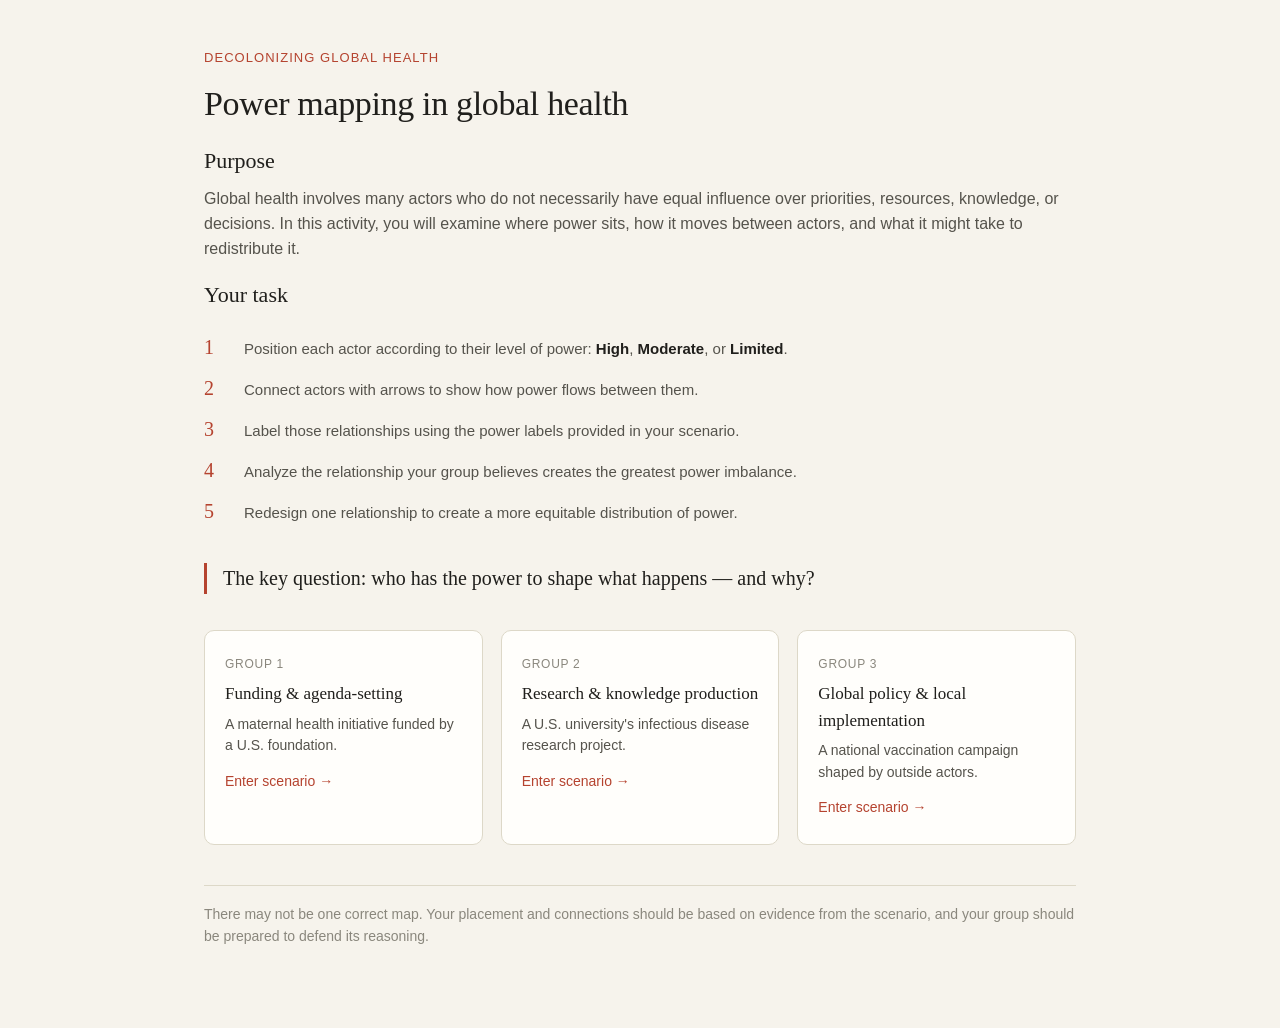
<file: index.html>
<!DOCTYPE html>
<html lang="en">
<head>
<meta charset="UTF-8">
<meta name="viewport" content="width=device-width, initial-scale=1.0">
<title>Power Mapping in Global Health</title>
<link rel="stylesheet" href="style.css">
</head>
<body>
<div class="wrap">
  <div class="eyebrow">Decolonizing Global Health</div>
  <h1>Power mapping in global health</h1>

  <h2>Purpose</h2>
  <p>Global health involves many actors who do not necessarily have equal influence over priorities, resources, knowledge, or decisions. In this activity, you will examine where power sits, how it moves between actors, and what it might take to redistribute it.</p>

  <h2>Your task</h2>
  <div class="steps">
    <div class="step"><span class="num">1</span><span class="body">Position each actor according to their level of power: <strong>High</strong>, <strong>Moderate</strong>, or <strong>Limited</strong>.</span></div>
    <div class="step"><span class="num">2</span><span class="body">Connect actors with arrows to show how power flows between them.</span></div>
    <div class="step"><span class="num">3</span><span class="body">Label those relationships using the power labels provided in your scenario.</span></div>
    <div class="step"><span class="num">4</span><span class="body">Analyze the relationship your group believes creates the greatest power imbalance.</span></div>
    <div class="step"><span class="num">5</span><span class="body">Redesign one relationship to create a more equitable distribution of power.</span></div>
  </div>

  <div class="key-question">The key question: who has the power to shape what happens — and why?</div>

  <div class="cards">
    <a class="card" href="activity.html?g=1">
      <div class="tag">Group 1</div>
      <h3>Funding &amp; agenda-setting</h3>
      <p style="margin:0;font-size:14px;">A maternal health initiative funded by a U.S. foundation.</p>
      <span class="go">Enter scenario →</span>
    </a>
    <a class="card" href="activity.html?g=2">
      <div class="tag">Group 2</div>
      <h3>Research &amp; knowledge production</h3>
      <p style="margin:0;font-size:14px;">A U.S. university's infectious disease research project.</p>
      <span class="go">Enter scenario →</span>
    </a>
    <a class="card" href="activity.html?g=3">
      <div class="tag">Group 3</div>
      <h3>Global policy &amp; local implementation</h3>
      <p style="margin:0;font-size:14px;">A national vaccination campaign shaped by outside actors.</p>
      <span class="go">Enter scenario →</span>
    </a>
  </div>

  <div class="note">There may not be one correct map. Your placement and connections should be based on evidence from the scenario, and your group should be prepared to defend its reasoning.</div>
</div>
</body>
</html>
</file>
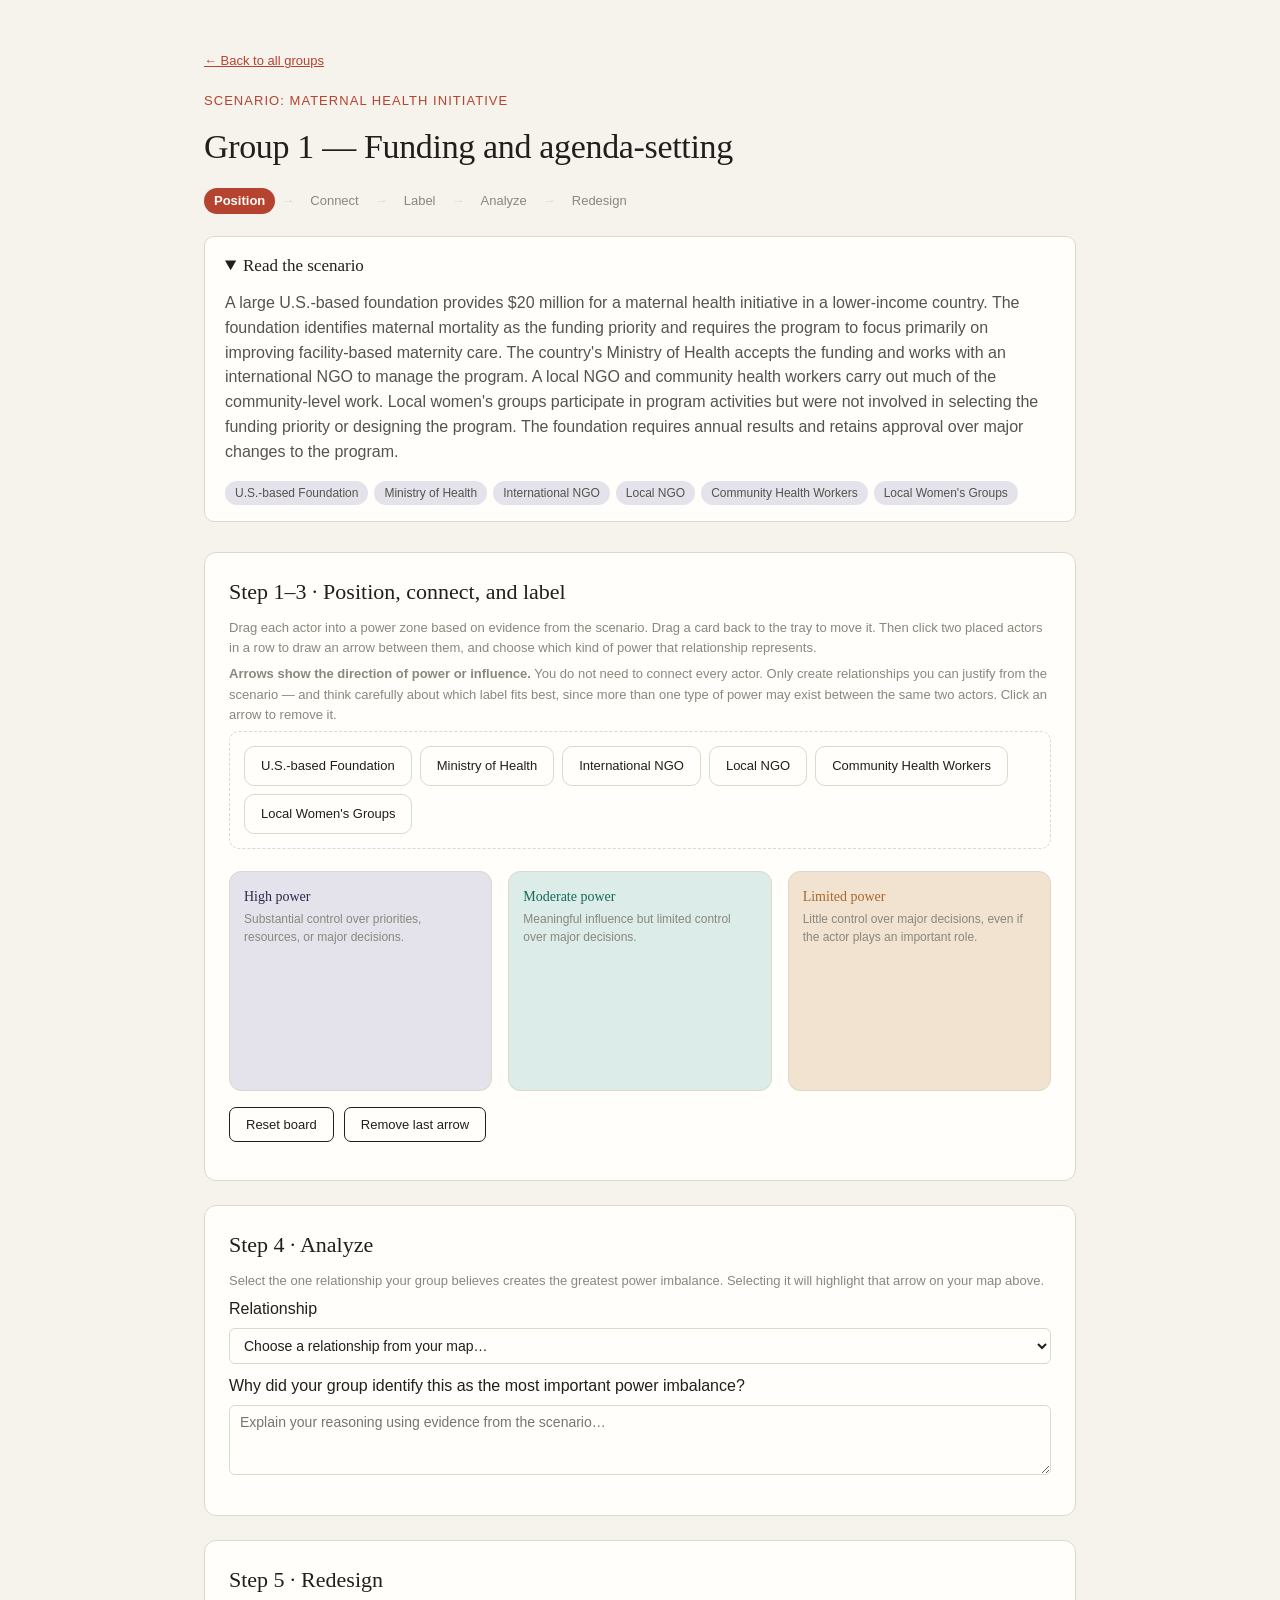
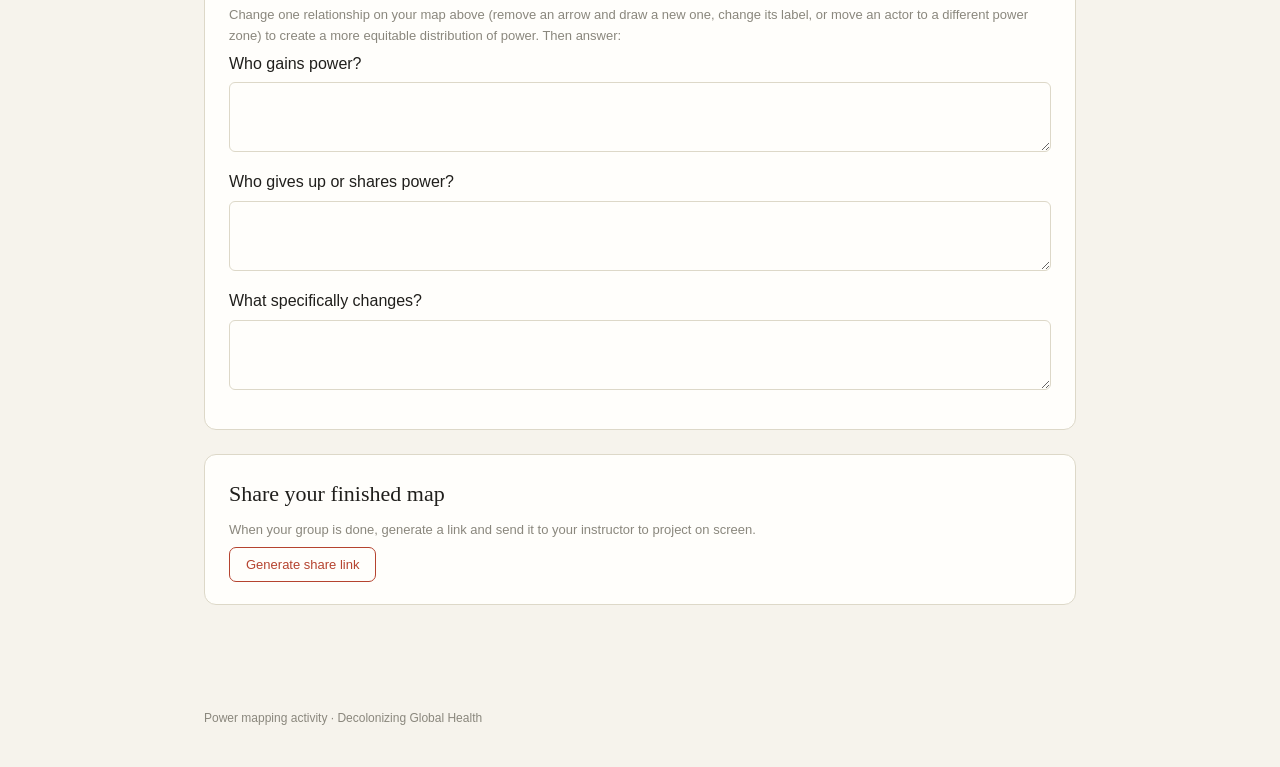
<file: activity.html>
<!DOCTYPE html>
<html lang="en">
<head>
<meta charset="UTF-8">
<meta name="viewport" content="width=device-width, initial-scale=1.0">
<title>Power Mapping Activity</title>
<link rel="stylesheet" href="style.css">
</head>
<body>
<div class="wrap">
  <a class="back-link" href="index.html">← Back to all groups</a>

  <div id="sharedBanner" class="banner" style="display:none;">You're viewing a finished power map shared by a group. Feel free to explore it — nothing here affects their saved version.</div>

  <div class="eyebrow" id="groupSubtitle"></div>
  <h1 id="groupTitle"></h1>

  <div class="breadcrumb">
    <span id="bcPosition">Position</span><span class="arrow">→</span>
    <span id="bcConnect">Connect</span><span class="arrow">→</span>
    <span id="bcLabel">Label</span><span class="arrow">→</span>
    <span id="bcAnalyze">Analyze</span><span class="arrow">→</span>
    <span id="bcRedesign">Redesign</span>
  </div>

  <details class="scenario" open>
    <summary>Read the scenario</summary>
    <p id="scenarioText"></p>
    <div class="actor-list" id="actorList"></div>
  </details>

  <section class="block">
    <h2>Step 1–3 · Position, connect, and label</h2>
    <p class="hint">Drag each actor into a power zone based on evidence from the scenario. Drag a card back to the tray to move it. Then click two placed actors in a row to draw an arrow between them, and choose which kind of power that relationship represents.</p>
    <p class="hint"><strong>Arrows show the direction of power or influence.</strong> You do not need to connect every actor. Only create relationships you can justify from the scenario — and think carefully about which label fits best, since more than one type of power may exist between the same two actors. Click an arrow to remove it.</p>

    <div id="pool" class="pool"></div>

    <div id="board">
      <svg id="arrowLayer"></svg>
      <div id="zones" class="zones"></div>
    </div>

    <div class="controls">
      <button id="resetBtn">Reset board</button>
      <button id="undoArrowBtn">Remove last arrow</button>
    </div>
  </section>

  <section class="block">
    <h2>Step 4 · Analyze</h2>
    <p class="hint">Select the one relationship your group believes creates the greatest power imbalance. Selecting it will highlight that arrow on your map above.</p>
    <label>Relationship</label>
    <select id="relationshipSelect"></select>
    <label>Why did your group identify this as the most important power imbalance?</label>
    <textarea id="imbalanceWhy" placeholder="Explain your reasoning using evidence from the scenario…"></textarea>
  </section>

  <section class="block">
    <h2>Step 5 · Redesign</h2>
    <p class="hint">Change one relationship on your map above (remove an arrow and draw a new one, change its label, or move an actor to a different power zone) to create a more equitable distribution of power. Then answer:</p>
    <label>Who gains power?</label>
    <textarea id="redesignGains"></textarea>
    <label>Who gives up or shares power?</label>
    <textarea id="redesignGives"></textarea>
    <label>What specifically changes?</label>
    <textarea id="redesignChanges"></textarea>
  </section>

  <section class="block">
    <h2>Share your finished map</h2>
    <p class="hint">When your group is done, generate a link and send it to your instructor to project on screen.</p>
    <button id="shareBtn" class="primary">Generate share link</button>
    <div id="shareBox" class="share-box">
      <textarea id="shareLink" readonly></textarea>
      <div class="share-actions">
        <button id="copyLinkBtn">Copy link</button>
        <a id="emailLinkBtn" href="#"><button type="button">Email this link</button></a>
      </div>
    </div>
  </section>
</div>
<footer class="site">Power mapping activity · Decolonizing Global Health</footer>
<script src="app.js"></script>
<script>
  if (new URLSearchParams(location.search).get("data")) {
    document.getElementById("sharedBanner").style.display = "block";
  }
</script>
</body>
</html>
</file>
<file: style.css>
:root {
  --ink: #201f1c;
  --ink-soft: #55534c;
  --ink-faint: #8a877d;
  --page: #f6f3ec;
  --card: #fffefb;
  --line: #ddd8c8;
  --high: #2c2a4a;
  --high-tint: #e4e3ec;
  --moderate: #17685c;
  --moderate-tint: #dcece8;
  --limited: #a8672f;
  --limited-tint: #f2e3d0;
  --accent: #b5432f;
  --serif: Georgia, "Iowan Old Style", "Palatino Linotype", serif;
  --sans: -apple-system, BlinkMacSystemFont, "Segoe UI", Helvetica, Arial, sans-serif;
}

* { box-sizing: border-box; }

body {
  margin: 0;
  background: var(--page);
  color: var(--ink);
  font-family: var(--sans);
  line-height: 1.55;
}

.wrap {
  max-width: 920px;
  margin: 0 auto;
  padding: 48px 24px 80px;
}

h1, h2, h3 { font-family: var(--serif); font-weight: 400; margin: 0 0 0.4em; }
h1 { font-size: 34px; letter-spacing: -0.01em; }
h2 { font-size: 22px; }
h3 { font-size: 17px; }
p { margin: 0 0 1em; color: var(--ink-soft); }

a { color: var(--accent); }

.eyebrow {
  font-size: 13px;
  color: var(--accent);
  text-transform: uppercase;
  letter-spacing: 0.08em;
  margin-bottom: 10px;
}

.key-question {
  font-family: var(--serif);
  font-size: 20px;
  color: var(--ink);
  border-left: 3px solid var(--accent);
  padding-left: 16px;
  margin: 28px 0;
}

.cards {
  display: grid;
  grid-template-columns: repeat(3, 1fr);
  gap: 18px;
  margin: 36px 0;
}
@media (max-width: 720px) { .cards { grid-template-columns: 1fr; } }

.card {
  display: block;
  background: var(--card);
  border: 1px solid var(--line);
  border-radius: 10px;
  padding: 24px 20px;
  text-decoration: none;
  color: var(--ink);
  transition: border-color 0.15s ease, transform 0.15s ease;
}
.card:hover { border-color: var(--accent); transform: translateY(-2px); }
.card .tag { font-size: 12px; color: var(--ink-faint); text-transform: uppercase; letter-spacing: 0.06em; }
.card h3 { margin: 8px 0 6px; }
.card .go { display: inline-block; margin-top: 14px; font-size: 14px; color: var(--accent); }

.note {
  font-size: 14px;
  color: var(--ink-faint);
  border-top: 1px solid var(--line);
  padding-top: 18px;
  margin-top: 40px;
}

.steps {
  display: grid;
  gap: 10px;
  margin: 20px 0 36px;
  counter-reset: step;
}
.step {
  display: flex;
  gap: 14px;
  align-items: baseline;
}
.step .num {
  font-family: var(--serif);
  font-size: 20px;
  color: var(--accent);
  min-width: 26px;
}
.step .body strong { color: var(--ink); }
.step .body { color: var(--ink-soft); font-size: 15px; }

details.scenario {
  background: var(--card);
  border: 1px solid var(--line);
  border-radius: 10px;
  padding: 16px 20px;
  margin-bottom: 30px;
}
details.scenario summary {
  cursor: pointer;
  font-family: var(--serif);
  font-size: 17px;
  color: var(--ink);
}
details.scenario p { margin-top: 12px; }
.actor-list { display: flex; flex-wrap: wrap; gap: 6px; margin-top: 10px; }
.actor-list span {
  font-size: 12px;
  background: var(--high-tint);
  border-radius: 999px;
  padding: 3px 10px;
  color: var(--ink-soft);
}

.pool {
  display: flex;
  flex-wrap: wrap;
  gap: 8px;
  padding: 14px;
  background: var(--card);
  border: 1px dashed var(--line);
  border-radius: 10px;
  min-height: 50px;
  margin-bottom: 22px;
}

.chip { padding: 9px 16px; border-radius: 10px; border: 1px solid var(--line); background: var(--card); font-size: 13px; cursor: grab; user-select: none; }
.chip.selected { outline: 2px solid var(--accent); outline-offset: 1px; }

.breadcrumb {
  display: flex;
  align-items: center;
  gap: 6px;
  flex-wrap: wrap;
  font-size: 13px;
  color: var(--ink-faint);
  margin: 6px 0 22px;
}
.breadcrumb .arrow { color: var(--line); }
.breadcrumb span:not(.arrow) { padding: 3px 10px; border-radius: 999px; }
.breadcrumb span.current { background: var(--accent); color: var(--card); font-weight: 600; }
.breadcrumb span.done { color: var(--moderate); text-decoration: line-through; text-decoration-color: var(--line); }

#board { position: relative; margin-bottom: 8px; }
#arrowLayer { position: absolute; top: 0; left: 0; width: 100%; height: 100%; pointer-events: none; overflow: visible; z-index: 5; }

.zones {
  display: grid;
  grid-template-columns: 1fr 1fr 1fr;
  gap: 16px;
  position: relative;
  z-index: 1;
}
@media (max-width: 720px) { .zones { grid-template-columns: 1fr; } }

.zone {
  border-radius: 12px;
  padding: 14px;
  min-height: 220px;
  border: 1px solid var(--line);
}
.zone.high { background: var(--high-tint); }
.zone.moderate { background: var(--moderate-tint); }
.zone.limited { background: var(--limited-tint); }
.zone h3 { font-size: 14px; margin-bottom: 2px; }
.zone .desc { font-size: 12px; color: var(--ink-faint); margin-bottom: 10px; }
.zone.high h3 { color: var(--high); }
.zone.moderate h3 { color: var(--moderate); }
.zone.limited h3 { color: var(--limited); }
.drop { min-height: 100px; display: flex; flex-wrap: wrap; gap: 20px 8px; align-content: flex-start; }
.drop .chip { cursor: pointer; }
.drop.dragover { outline: 2px dashed var(--accent); outline-offset: 2px; }

.controls { display: flex; flex-wrap: wrap; gap: 10px; margin: 16px 0; }
button {
  font-family: var(--sans);
  font-size: 13px;
  padding: 9px 16px;
  border-radius: 7px;
  border: 1px solid var(--ink);
  background: transparent;
  color: var(--ink);
  cursor: pointer;
}
button:hover { background: var(--ink); color: var(--card); }
button.primary { border-color: var(--accent); color: var(--accent); }
button.primary:hover { background: var(--accent); color: var(--card); }

.hint { font-size: 13px; color: var(--ink-faint); margin-bottom: 6px; }
.error { font-size: 13px; color: var(--accent); min-height: 18px; }

.label-panel {
  position: absolute;
  background: var(--card);
  border: 1px solid var(--line);
  border-radius: 10px;
  padding: 14px;
  box-shadow: 0 6px 18px rgba(0,0,0,0.12);
  z-index: 5;
  min-width: 200px;
}
.label-panel select, .label-panel textarea, .label-panel input, textarea, select {
  width: 100%;
  font-family: var(--sans);
  font-size: 14px;
  padding: 8px 10px;
  border-radius: 6px;
  border: 1px solid var(--line);
  margin: 6px 0 10px;
  background: var(--card);
  color: var(--ink);
}
textarea { min-height: 70px; resize: vertical; }

section.block {
  background: var(--card);
  border: 1px solid var(--line);
  border-radius: 12px;
  padding: 22px 24px;
  margin-bottom: 24px;
}

.two-col { display: grid; grid-template-columns: 1fr 1fr; gap: 14px; }
@media (max-width: 640px) { .two-col { grid-template-columns: 1fr; } }

.share-box {
  display: none;
  margin-top: 14px;
}
.share-box textarea {
  min-height: 90px;
  font-size: 12px;
  font-family: monospace;
}
.share-actions { display: flex; gap: 10px; flex-wrap: wrap; margin-top: 8px; }

.banner {
  background: var(--high-tint);
  border: 1px solid var(--line);
  border-radius: 10px;
  padding: 12px 16px;
  font-size: 13px;
  color: var(--ink-soft);
  margin-bottom: 24px;
}

footer.site {
  max-width: 920px;
  margin: 0 auto;
  padding: 0 24px 40px;
  font-size: 12px;
  color: var(--ink-faint);
}

.back-link { font-size: 13px; display: inline-block; margin-bottom: 20px; }
</file>
